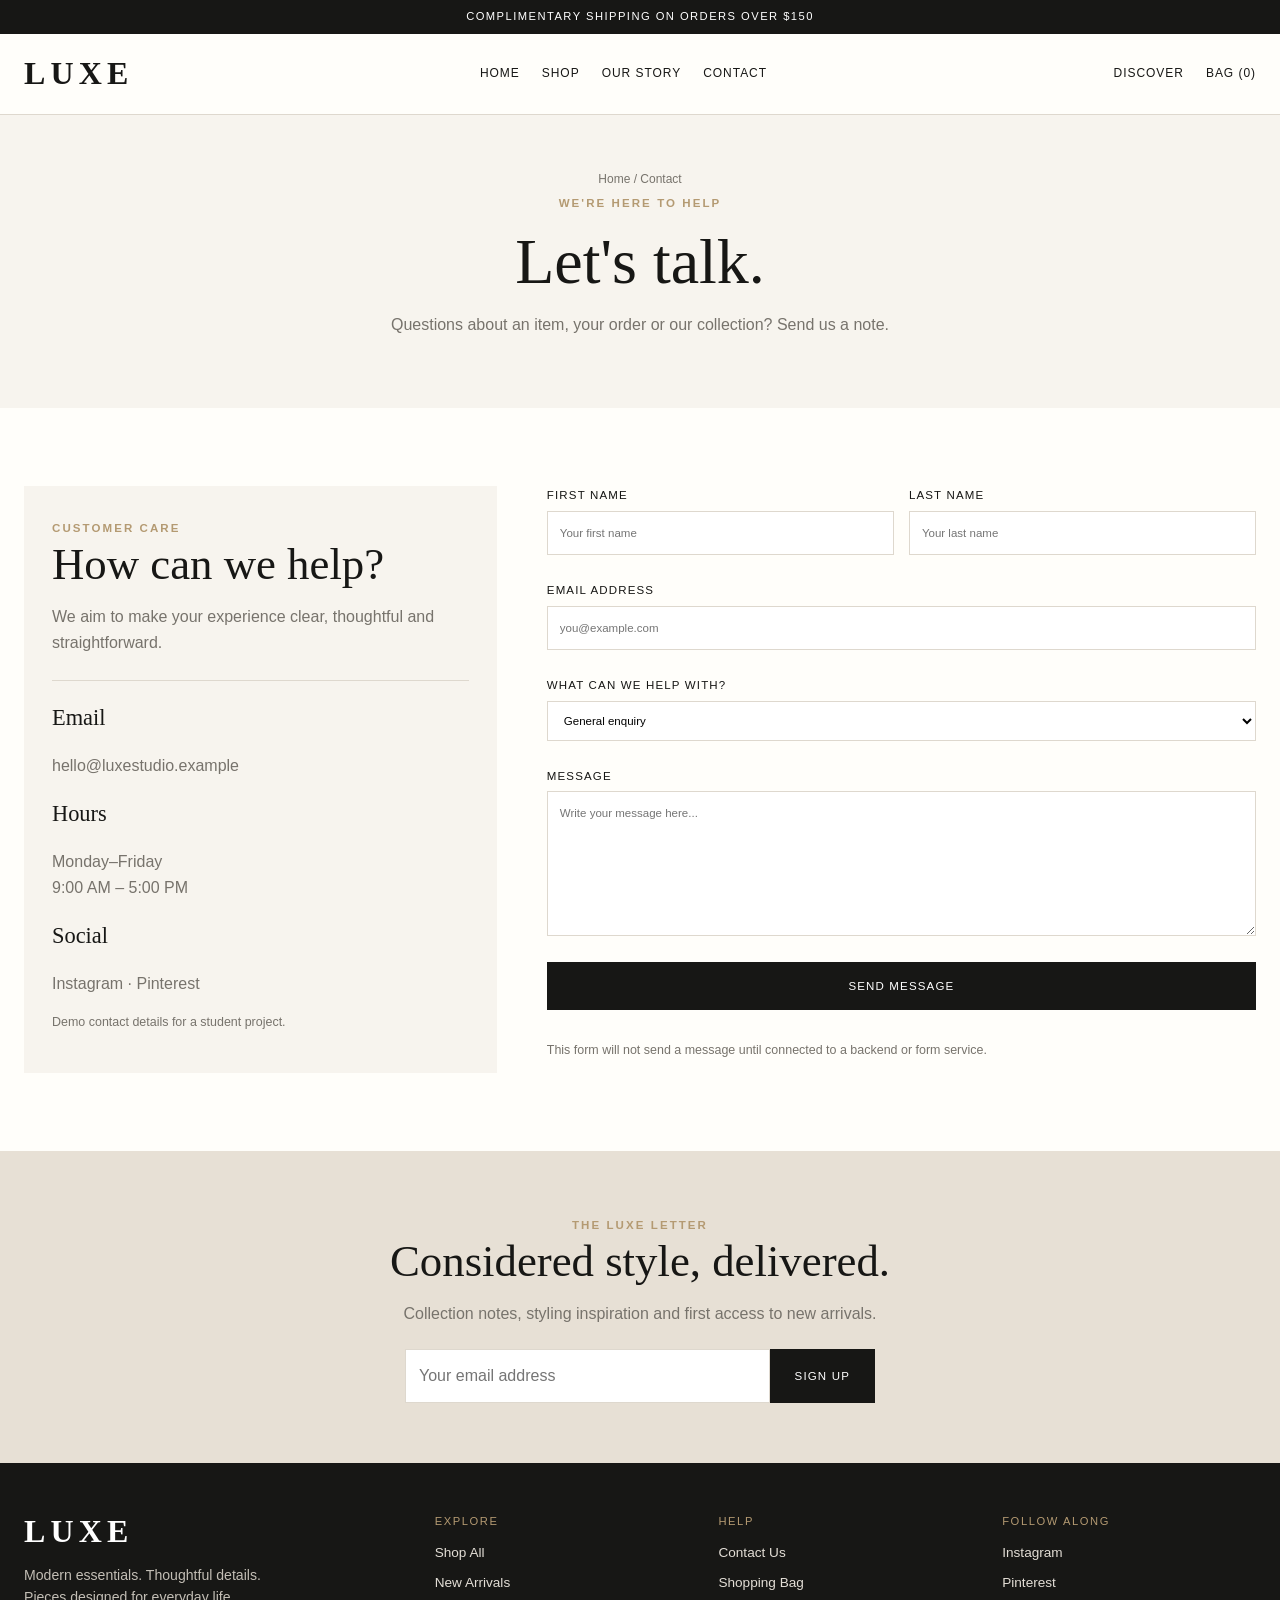
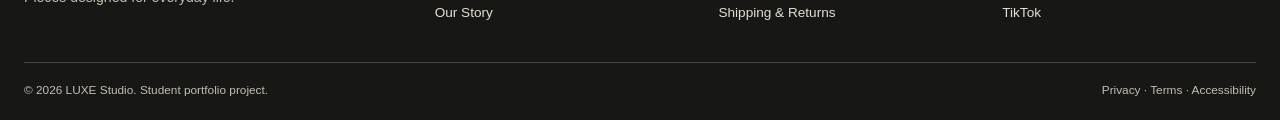
<file: contact.html>
<!doctype html>
<html lang="en"><head><meta charset="utf-8"><meta name="viewport" content="width=device-width, initial-scale=1">
<meta name="description" content="Discover considered modern fashion essentials at LUXE."><title>Contact Us | LUXE</title>
<link rel="preconnect" href="https://images.unsplash.com"><link rel="stylesheet" href="styles.css"></head>
<body><div class="announcement">Complimentary shipping on orders over $150</div>
<header class="site-header"><div class="container navbar">
<a class="logo" href="index.html">LUXE</a>
<nav class="nav-links" aria-label="Main navigation"><a href="index.html">Home</a><a href="shop.html">Shop</a><a href="about.html">Our Story</a><a href="contact.html">Contact</a></nav>
<div class="nav-actions"><a href="shop.html">Discover</a><a href="cart.html">Bag (0)</a></div>
</div></header><main>
<section class="page-hero"><div class="container"><div class="breadcrumb"><a href="index.html">Home</a> / Contact</div><span class="eyebrow">We're here to help</span><h1>Let's talk.</h1><p class="muted">Questions about an item, your order or our collection? Send us a note.</p></div></section>
<section class="section"><div class="container contact-layout"><aside class="contact-info"><span class="eyebrow">Customer care</span><h2>How can we help?</h2><p>We aim to make your experience clear, thoughtful and straightforward.</p><hr class="detail-rule"><h3>Email</h3><p>hello@luxestudio.example</p><h3>Hours</h3><p>Monday–Friday<br>9:00 AM – 5:00 PM</p><h3>Social</h3><p><a href="#">Instagram</a> · <a href="#">Pinterest</a></p><p class="notice">Demo contact details for a student project.</p></aside>
<form class="contact-form" action="#"><div class="form-row"><label for="first-name">First name<input id="first-name" name="first-name" type="text" placeholder="Your first name" required></label><label for="last-name">Last name<input id="last-name" name="last-name" type="text" placeholder="Your last name" required></label></div><label for="email">Email address<input id="email" name="email" type="email" placeholder="you@example.com" required></label><label for="topic">What can we help with?<select id="topic" name="topic"><option>General enquiry</option><option>Product question</option><option>Shipping and returns</option><option>Order support</option></select></label><label for="message">Message<textarea id="message" name="message" placeholder="Write your message here..." required></textarea></label><button class="button" type="submit">Send Message</button><p class="notice">This form will not send a message until connected to a backend or form service.</p></form></div></section></main><section class="newsletter"><div class="container"><span class="eyebrow">The LUXE letter</span><h2>Considered style, delivered.</h2><p>Collection notes, styling inspiration and first access to new arrivals.</p><form class="newsletter-form" action="#"><input type="email" placeholder="Your email address" aria-label="Your email address"><button class="button" type="submit">Sign Up</button></form></div></section>
<footer class="site-footer"><div class="container"><div class="footer-grid">
<div class="footer-brand"><a class="logo" href="index.html">LUXE</a><p>Modern essentials. Thoughtful details. Pieces designed for everyday life.</p></div>
<div><div class="footer-title">Explore</div><div class="footer-links"><a href="shop.html">Shop All</a><a href="shop.html#new-arrivals">New Arrivals</a><a href="about.html">Our Story</a></div></div>
<div><div class="footer-title">Help</div><div class="footer-links"><a href="contact.html">Contact Us</a><a href="cart.html">Shopping Bag</a><a href="contact.html">Shipping & Returns</a></div></div>
<div><div class="footer-title">Follow Along</div><div class="footer-links"><a href="#">Instagram</a><a href="#">Pinterest</a><a href="#">TikTok</a></div></div>
</div><div class="footer-bottom"><span>© 2026 LUXE Studio. Student portfolio project.</span><span>Privacy · Terms · Accessibility</span></div></div></footer></body></html>
</file>
<file: styles.css>
:root{
    --ivory:#f7f4ee;
    --white:#fffefa;
    --ink:#171715;
    --muted:#77736c;
    --gold:#b49a72;
    --sand:#e7e0d5;
    --line:#ded8ce;
    --max:1240px;
    --serif:Georgia,
    'Times New Roman',serif;
    --sans:Arial,Helvetica,sans-serif
}
*{box-sizing:border-box}html{scroll-behavior:smooth}body{margin:0;background:var(--white);color:var(--ink);font:16px/1.6 var(--sans)}img{display:block;width:100%;height:auto}a{color:inherit;text-decoration:none}input,textarea,select,button{font:inherit}.container{width:min(var(--max),calc(100% - 48px));margin:auto}.announcement{padding:8px;text-align:center;background:var(--ink);color:white;font-size:.7rem;letter-spacing:.13em;text-transform:uppercase}.site-header{border-bottom:1px solid var(--line);background:var(--white)}.navbar{min-height:80px;display:flex;align-items:center;justify-content:space-between;gap:24px}.logo{font:700 2rem var(--serif);letter-spacing:.16em}.nav-links,.nav-actions{display:flex;align-items:center;gap:22px}.nav-links a,.nav-actions a{font-size:.75rem;text-transform:uppercase;letter-spacing:.08em}.nav-links a:hover,.nav-actions a:hover,.footer-links a:hover{color:var(--gold)}h1,h2,.serif{font-family:var(--serif);font-weight:400;line-height:1.08}h1{font-size:clamp(2.8rem,5vw,5.2rem);margin:18px 0}h2{font-size:clamp(2rem,3.5vw,3.1rem);margin:0 0 16px}h3{line-height:1.3}.eyebrow{color:var(--gold);font-size:.72rem;font-weight:700;text-transform:uppercase;letter-spacing:.18em}.muted,.hero-copy p,.product-info .product-meta,.promo-copy p,.value-card p{color:var(--muted)}.button{display:inline-flex;align-items:center;justify-content:center;min-height:48px;padding:12px 24px;border:1px solid var(--ink);background:var(--ink);color:white;text-transform:uppercase;letter-spacing:.1em;font-size:.72rem;transition:.25s}.button:hover{background:transparent;color:var(--ink);transform:translateY(-2px)}.button-light{background:transparent;color:var(--ink)}.button-light:hover{background:var(--ink);color:white}.hero{display:grid;grid-template-columns:1fr 1fr;min-height:570px;background:var(--ivory)}.hero-copy{display:flex;flex-direction:column;align-items:flex-start;justify-content:center;padding:clamp(32px,7vw,90px)}.hero-copy p{max-width:440px;margin-bottom:28px}.hero-image{min-height:450px;background:var(--sand)}.hero-image img{height:100%;object-fit:cover}.section{padding:78px 0}.section-heading{display:flex;align-items:end;justify-content:space-between;gap:20px;margin-bottom:28px}.section-heading p{color:var(--muted);margin:0}.text-link{border-bottom:1px solid;padding-bottom:4px;font-size:.75rem;text-transform:uppercase;letter-spacing:.1em;white-space:nowrap}.collection-grid{display:grid;grid-template-columns:repeat(3,1fr);gap:18px}.collection-card{position:relative;min-height:390px;overflow:hidden;background:var(--sand)}.collection-card img{height:100%;min-height:390px;object-fit:cover;transition:transform .45s}.collection-card:hover img{transform:scale(1.04)}.collection-label{position:absolute;bottom:20px;left:20px;background:var(--white);padding:10px 15px}.collection-label strong{display:block;font:1.3rem var(--serif)}.collection-label span{font-size:.65rem;text-transform:uppercase;letter-spacing:.1em}.product-grid{display:grid;grid-template-columns:repeat(4,minmax(0,1fr));gap:22px}.product-card{min-width:0}.product-image{position:relative;display:block;aspect-ratio:3/4;overflow:hidden;background:var(--ivory)}.product-image img{height:100%;object-fit:cover;transition:transform .4s}.product-card:hover .product-image img{transform:scale(1.04)}.product-tag{position:absolute;top:12px;left:12px;background:white;padding:4px 8px;font-size:.65rem;text-transform:uppercase}.product-info{padding-top:12px}.product-info h3{font-size:.9rem;font-weight:500;margin:0 0 5px}.product-meta{display:flex;justify-content:space-between;gap:8px;font-size:.8rem}.promo{display:grid;grid-template-columns:1fr 1fr;align-items:center;background:var(--ivory)}.promo-image,.promo-image img{height:100%;min-height:420px;object-fit:cover}.promo-copy{padding:clamp(30px,6vw,78px)}.promo-copy p{max-width:450px}.values-grid{display:grid;grid-template-columns:repeat(3,1fr);gap:28px}.value-card{border-top:1px solid var(--line);padding-top:20px}.value-card .number{color:var(--gold);font-size:.72rem;letter-spacing:.12em}.value-card h3{font:1.5rem var(--serif);margin:10px 0}.newsletter{padding:60px 20px;text-align:center;background:var(--sand)}.newsletter p{color:var(--muted)}.newsletter-form{display:flex;max-width:470px;margin:22px auto 0}.newsletter-form input{flex:1;min-width:0;padding:13px;border:1px solid var(--line)}.site-footer{background:var(--ink);color:white;padding:50px 0 20px}.footer-grid{display:grid;grid-template-columns:1.5fr 1fr 1fr 1fr;gap:30px;padding-bottom:38px}.footer-brand p{max-width:280px;color:#c3beb5;font-size:.88rem}.footer-title{color:var(--gold);font-size:.7rem;letter-spacing:.14em;text-transform:uppercase;margin-bottom:12px}.footer-links{display:grid;gap:8px;color:#e3ded6;font-size:.85rem}.footer-bottom{border-top:1px solid #484640;padding-top:18px;color:#c3beb5;font-size:.74rem;display:flex;justify-content:space-between;gap:15px}.page-hero{background:var(--ivory);padding:55px 0;text-align:center}.page-hero h1{font-size:clamp(2.6rem,5vw,4rem);margin:12px 0}.breadcrumb{color:var(--muted);font-size:.75rem}.category-links{display:flex;flex-wrap:wrap;gap:10px;margin-bottom:28px}.category-links a{border:1px solid var(--line);padding:8px 13px;font-size:.72rem;text-transform:uppercase;letter-spacing:.08em}.shop-toolbar{display:flex;justify-content:space-between;gap:15px;align-items:center;margin-bottom:25px}.shop-toolbar p{color:var(--muted);font-size:.85rem}.shop-toolbar select{padding:9px;border:1px solid var(--line);background:white}.product-layout{display:grid;grid-template-columns:1.05fr .95fr;gap:50px;align-items:start}.gallery{display:grid;grid-template-columns:1fr 1fr;gap:12px}.gallery img{aspect-ratio:4/5;object-fit:cover;background:var(--ivory)}.product-detail-copy{position:sticky;top:25px}.product-detail-copy h1{font-size:clamp(2.3rem,4vw,3.5rem)}.detail-price{font-size:1.1rem;margin-bottom:18px}.detail-rule{border:0;border-top:1px solid var(--line);margin:24px 0}.option-label,.contact-form label{display:block;font-size:.72rem;text-transform:uppercase;letter-spacing:.1em;margin-bottom:10px}.size-options{display:flex;gap:8px;margin-bottom:22px}.size-options label{cursor:pointer}.size-options input{position:absolute;opacity:0}.size-options span{display:grid;place-items:center;width:43px;height:43px;border:1px solid var(--line);font-size:.8rem}.size-options input:checked+span{background:var(--ink);color:white}.full-width{width:100%}.detail-note,.notice{font-size:.78rem;color:var(--muted);margin-top:15px}.detail-note{background:var(--ivory);padding:14px}.about-intro{display:grid;grid-template-columns:1fr 1fr;gap:48px;align-items:center}.about-intro img{max-height:650px;object-fit:cover}.about-copy p{color:var(--muted)}.contact-layout{display:grid;grid-template-columns:.8fr 1.2fr;gap:50px}.contact-info,.order-summary{background:var(--ivory);padding:28px}.contact-info p{color:var(--muted)}.contact-info h3{font:1.4rem var(--serif)}.contact-form{display:grid;gap:16px}.form-row{display:grid;grid-template-columns:1fr 1fr;gap:15px}.contact-form input,.contact-form textarea,.contact-form select{width:100%;display:block;margin-top:6px;padding:12px;border:1px solid var(--line);background:white}.contact-form textarea{min-height:145px;resize:vertical}.cart-layout{display:grid;grid-template-columns:1.5fr .8fr;gap:38px;align-items:start}.cart-item{display:grid;grid-template-columns:115px 1fr auto;gap:17px;padding:18px 0;border-bottom:1px solid var(--line)}.cart-item img{width:115px;aspect-ratio:3/4;object-fit:cover}.cart-item h3{font-weight:500;margin:0 0 4px}.cart-item p{font-size:.82rem;color:var(--muted);margin:4px 0}.quantity{display:inline-block;border:1px solid var(--line);padding:3px 9px;font-size:.8rem}.item-price{white-space:nowrap;font-size:.88rem}.order-summary h2{font-size:1.7rem}.summary-row{display:flex;justify-content:space-between;gap:12px;margin:13px 0;font-size:.86rem}.summary-total{border-top:1px solid var(--line);padding-top:15px;font-weight:bold}.spacer-top{margin-top:25px}.center{text-align:center}
@media(max-width:900px){.nav-links{gap:12px}.nav-links a,.nav-actions a{font-size:.68rem}.product-grid{grid-template-columns:repeat(2,minmax(0,1fr))}.collection-grid{grid-template-columns:repeat(2,1fr)}.collection-card:last-child{display:none}.footer-grid{grid-template-columns:repeat(2,1fr)}.product-layout,.contact-layout,.cart-layout{grid-template-columns:1fr}.product-detail-copy{position:static}.about-intro{gap:25px}}
@media(max-width:640px){.container{width:calc(100% - 30px)}.announcement{font-size:.6rem}.navbar{padding:15px 0;flex-wrap:wrap;justify-content:center;gap:10px}.logo{width:100%;text-align:center;font-size:1.7rem}.nav-links{width:100%;justify-content:center;flex-wrap:wrap;gap:8px 15px}.nav-actions{display:none}.hero{grid-template-columns:1fr}.hero-copy{padding:42px 24px}.hero-image{min-height:350px}.section{padding:52px 0}.section-heading{align-items:flex-start;flex-direction:column}.collection-grid{grid-template-columns:1fr 1fr;gap:11px}.collection-card,.collection-card img{min-height:240px}.collection-card:last-child{display:block}.collection-grid .collection-card:nth-child(3){grid-column:1/-1}.collection-grid .collection-card:nth-child(3) img{min-height:260px}.collection-label{left:9px;bottom:9px;padding:8px 10px}.collection-label strong{font-size:1rem}.collection-label span{font-size:.58rem}.product-grid{gap:22px 12px}.product-info h3{font-size:.82rem}.product-meta{font-size:.75rem;flex-wrap:wrap}.promo{grid-template-columns:1fr}.promo-image,.promo-image img{min-height:300px}.promo-copy{padding:32px 24px}.values-grid{grid-template-columns:1fr;gap:24px}.newsletter{padding:45px 18px}.newsletter-form{flex-direction:column;gap:8px}.footer-grid{grid-template-columns:1fr 1fr;gap:25px 17px}.footer-brand{grid-column:1/-1}.footer-bottom{flex-direction:column}.page-hero{padding:40px 0}.shop-toolbar{align-items:flex-start;flex-direction:column}.gallery{gap:8px}.about-intro{grid-template-columns:1fr}.about-intro img{max-height:430px}.form-row{grid-template-columns:1fr}.contact-layout{gap:24px}.cart-item{grid-template-columns:85px 1fr;gap:12px}.cart-item img{width:85px}.item-price{grid-column:2}.cart-item .text-link{font-size:.68rem}}
</file>
